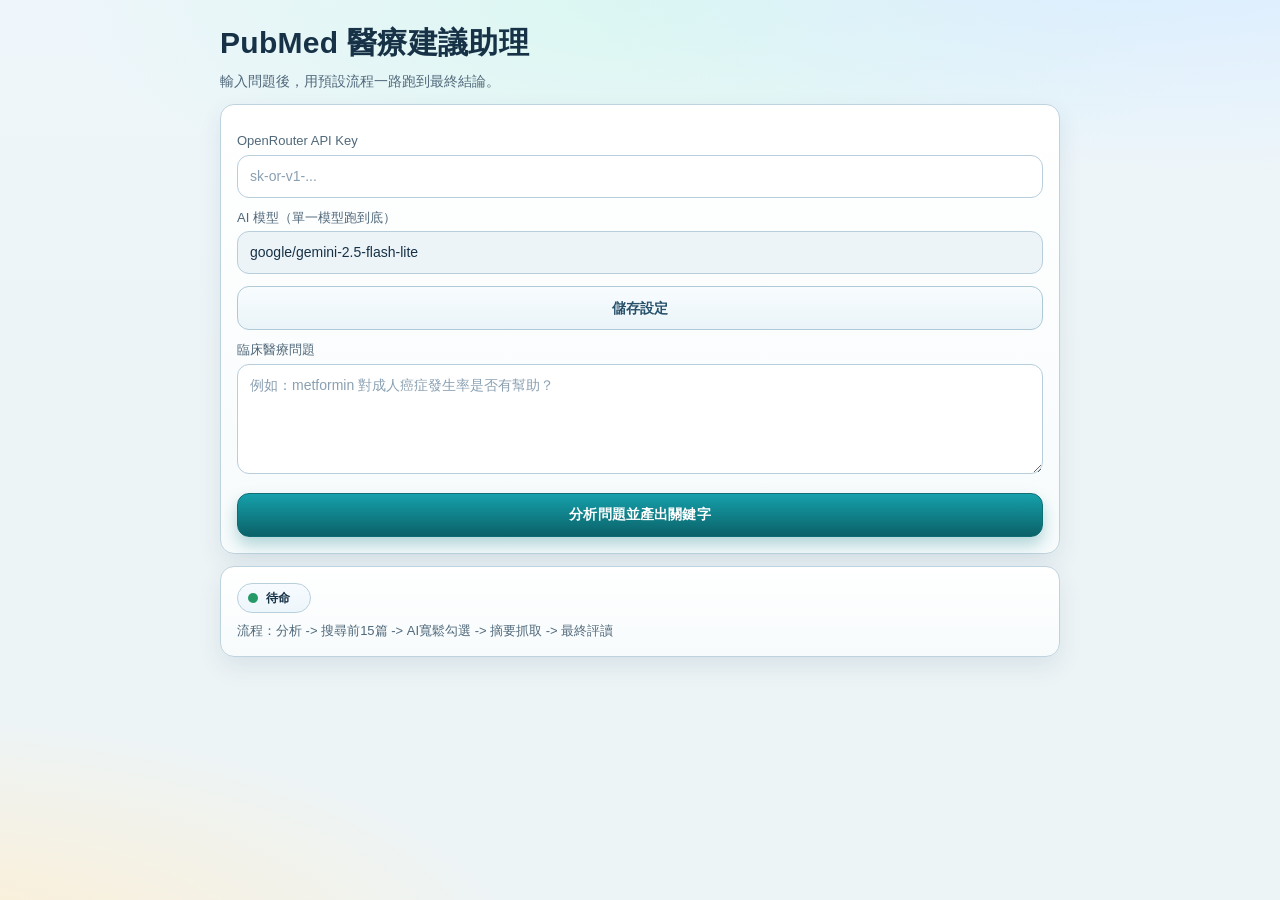
<file: lite/index.html>
<!doctype html>
<html lang="zh-Hant">
  <head>
    <meta charset="UTF-8" />
    <meta name="viewport" content="width=device-width, initial-scale=1.0" />
    <title>PubMed 醫療建議助理 Lite</title>
    <link rel="stylesheet" href="./lite.css" />
  </head>
  <body>
    <main class="lite-wrap">
      <header class="lite-head">
        <h1>PubMed 醫療建議助理</h1>
        <p>輸入問題後，用預設流程一路跑到最終結論。</p>
      </header>

      <section class="card">
        <label for="api-key">OpenRouter API Key</label>
        <input id="api-key" type="password" placeholder="sk-or-v1-..." />

        <label for="model">AI 模型（單一模型跑到底）</label>
        <input id="model" class="model-default" type="text" value="google/gemini-2.5-flash-lite" />
        <div class="actions">
          <button id="btn-save-settings" class="btn">儲存設定</button>
        </div>

        <label for="question">臨床醫療問題</label>
        <textarea id="question" rows="4" placeholder="例如：metformin 對成人癌症發生率是否有幫助？"></textarea>

        <div class="actions">
          <button id="btn-analyze" class="btn btn-primary">分析問題並產出關鍵字</button>
        </div>
      </section>

      <section class="card" id="preview-card" hidden>
        <h2>本輪 PICO 與關鍵搜尋</h2>
        <div class="kv"><strong>P:</strong> <span id="pico-p"></span></div>
        <div class="kv"><strong>I:</strong> <span id="pico-i"></span></div>
        <div class="kv"><strong>C:</strong> <span id="pico-c"></span></div>
        <div class="kv"><strong>O:</strong> <span id="pico-o"></span></div>
        <div class="actions">
          <button id="btn-run" class="btn btn-primary" disabled>同意，開始自動流程</button>
        </div>

        <label for="query">PubMed 查詢式</label>
        <div class="field-hint">可手動修改</div>
        <textarea id="query" rows="4"></textarea>
      </section>

      <section class="card" id="status-card">
        <div class="status-pill">
          <span id="status-dot" class="dot idle" aria-hidden="true"></span>
          <strong id="status-text">待命</strong>
          <span id="status-elapsed" class="elapsed"></span>
        </div>
        <div id="status-note" class="status-note">流程：分析 -> 搜尋前15篇 -> AI寬鬆勾選 -> 摘要抓取 -> 最終評讀</div>
      </section>

      <section class="card" id="zero-card" hidden>
        <h2>搜尋結果為 0 篇</h2>
        <p>可以先修改問題重跑，或先手動移除部分 AND 再重跑。</p>
        <div class="actions">
          <button id="btn-reanalyze" class="btn">修改問題後重新分析</button>
          <button id="btn-loosen-and" class="btn">移除部分 AND 後重跑</button>
          <button id="btn-rerun-search" class="btn btn-primary">用目前查詢式重跑</button>
        </div>
      </section>

      <section class="card" id="final-card" hidden>
        <h2>最終結論</h2>
        <div id="meta" class="meta"></div>
        <textarea id="final-answer" rows="18" readonly placeholder="最終報告會顯示在這裡"></textarea>
      </section>

      <section class="card error" id="error-card" hidden>
        <h2>錯誤訊息</h2>
        <textarea id="error-text" rows="8" readonly></textarea>
      </section>
    </main>

    <script src="./lite.js"></script>
  </body>
</html>
</file>
<file: lite/lite.css>
:root {
  --bg: #edf4f6;
  --card: #ffffff;
  --ink: #173247;
  --muted: #50687a;
  --line: #bfd3de;
  --brand: #0e7d86;
  --brand-deep: #0b6168;
  --brand-ink: #ffffff;
  --focus: #5eb9c5;
  --ok: #259a66;
  --warn: #d09b24;
  --err: #d44949;
  --surface-tint: #f7fbfc;
  --soft-accent: #fff7e9;
}

* {
  box-sizing: border-box;
}

body {
  margin: 0;
  min-height: 100vh;
  line-height: 1.5;
  background:
    radial-gradient(1100px 420px at 92% -8%, #d8ecff 0%, transparent 60%),
    radial-gradient(1000px 400px at -8% 108%, #ffeecf 0%, transparent 64%),
    radial-gradient(880px 340px at 50% 0%, #daf7f1 0%, transparent 66%),
    linear-gradient(180deg, #eef6fb 0%, var(--bg) 44%);
  color: var(--ink);
  font-family: "IBM Plex Sans", "Noto Sans TC", sans-serif;
}

.lite-wrap {
  max-width: 880px;
  margin: 0 auto;
  padding: clamp(12px, 3vw, 20px);
  display: grid;
  gap: 12px;
}

.lite-head h1 {
  margin: 0;
  font-size: clamp(23px, 4vw, 30px);
  letter-spacing: 0.01em;
}

.lite-head p {
  margin: 6px 0 0;
  color: var(--muted);
  font-size: 14px;
}

.card {
  background: linear-gradient(180deg, #ffffff 0%, var(--surface-tint) 100%);
  border: 1px solid var(--line);
  border-radius: 14px;
  padding: clamp(12px, 2.4vw, 16px);
  box-shadow: 0 10px 24px rgba(16, 53, 88, 0.09);
}

.card h2 {
  margin: 0 0 8px;
  font-size: clamp(18px, 3.2vw, 21px);
}

label {
  display: block;
  margin: 10px 0 4px;
  color: var(--muted);
  font-size: 13px;
}

.field-hint {
  margin: 0 0 6px;
  color: #68839b;
  font-size: 12px;
}

input,
textarea,
button {
  font: inherit;
}

input,
textarea {
  width: 100%;
  border: 1px solid #b8cedc;
  border-radius: 12px;
  padding: 10px 12px;
  background: #ffffff;
  color: var(--ink);
  font-size: 14px;
  transition: border-color 120ms ease, box-shadow 120ms ease, background-color 120ms ease;
}

input::placeholder,
textarea::placeholder {
  color: #8aa0b2;
}

input:focus,
textarea:focus {
  outline: none;
  border-color: var(--focus);
  box-shadow: 0 0 0 3px rgba(94, 185, 197, 0.22);
  background: #fbfeff;
}

input:focus-visible,
textarea:focus-visible {
  outline: none;
}

textarea {
  resize: vertical;
  min-height: 110px;
}

.model-default {
  background: #edf4f8;
}

.actions {
  display: grid;
  grid-template-columns: repeat(auto-fit, minmax(190px, 1fr));
  gap: 8px;
  margin-top: 12px;
}

.btn {
  border: 1px solid #aecad7;
  background: linear-gradient(180deg, #f8fcff 0%, #eaf4f8 100%);
  border-radius: 12px;
  padding: 10px 14px;
  min-height: 44px;
  font-size: 14px;
  font-weight: 600;
  color: #27506a;
  letter-spacing: 0.01em;
  cursor: pointer;
  transition: transform 120ms ease, box-shadow 120ms ease, background-color 120ms ease, border-color 120ms ease;
}

.btn:not(:disabled):hover {
  border-color: #98bdcc;
  box-shadow: 0 5px 14px rgba(24, 70, 100, 0.13);
}

.btn:disabled {
  opacity: 0.45;
  cursor: not-allowed;
  box-shadow: none;
}

.btn:not(:disabled):active {
  transform: translateY(1px);
}

.btn-primary {
  background: linear-gradient(180deg, #15a0ab 0%, var(--brand-deep) 100%);
  border-color: #0f6d74;
  color: var(--brand-ink);
  box-shadow: 0 8px 16px rgba(14, 125, 134, 0.3);
}

.status-pill {
  display: inline-flex;
  align-items: center;
  gap: 8px;
  border: 1px solid #b8d0dc;
  background: linear-gradient(180deg, #f7fbff 0%, #edf6fb 100%);
  border-radius: 999px;
  padding: 5px 10px;
  font-size: 12px;
  max-width: 100%;
}

.dot {
  width: 10px;
  height: 10px;
  border-radius: 50%;
  display: inline-block;
}

.dot.idle {
  background: var(--ok);
}

.dot.busy {
  background: var(--warn);
  box-shadow: 0 0 0 0 rgba(217, 161, 0, 0.4);
  animation: pulse 1.2s infinite;
}

.dot.error {
  background: var(--err);
}

.elapsed {
  color: #426077;
  font-variant-numeric: tabular-nums;
  margin-left: 2px;
}

.status-note {
  margin-top: 8px;
  color: var(--muted);
  font-size: 13px;
}

.kv {
  margin-bottom: 5px;
  font-size: 14px;
}

.meta {
  color: var(--muted);
  font-size: 13px;
  margin-bottom: 8px;
}

.error h2 {
  margin: 0 0 8px;
}

#final-answer {
  min-height: 56vh;
  font-size: 15px;
  line-height: 1.6;
  background: linear-gradient(180deg, #ffffff 0%, var(--soft-accent) 100%);
}

.error {
  border-color: #eeb5b5;
  background: linear-gradient(180deg, #fff9f9 0%, #fff2f2 100%);
}

@keyframes pulse {
  0% { box-shadow: 0 0 0 0 rgba(217, 161, 0, 0.4); }
  70% { box-shadow: 0 0 0 8px rgba(217, 161, 0, 0); }
  100% { box-shadow: 0 0 0 0 rgba(217, 161, 0, 0); }
}

@media (max-width: 760px) {
  .lite-wrap {
    padding: 12px;
    gap: 10px;
  }

  .card {
    border-radius: 13px;
    padding: 12px;
  }

  .actions {
    grid-template-columns: 1fr;
  }

  .btn {
    width: 100%;
  }

  .status-pill {
    font-size: 11px;
    gap: 6px;
  }

  #final-answer {
    min-height: 52vh;
  }
}
</file>
